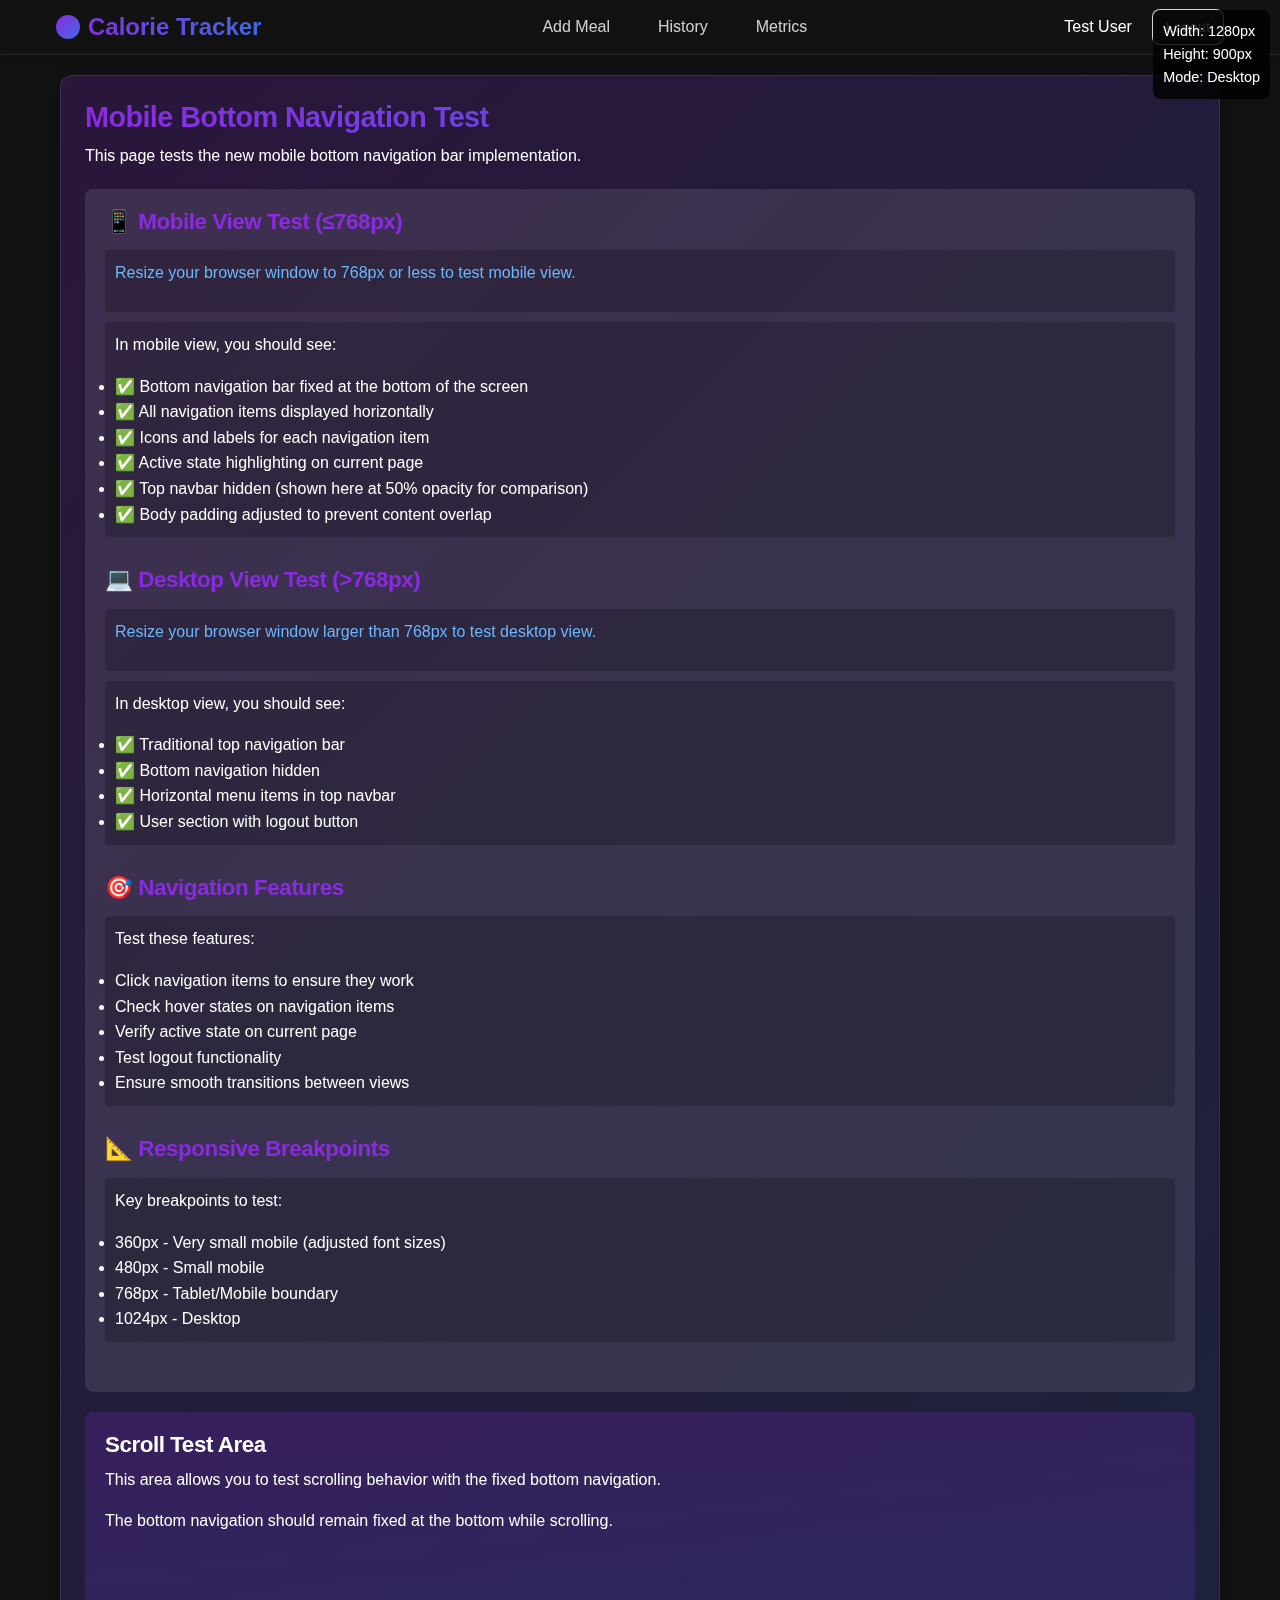
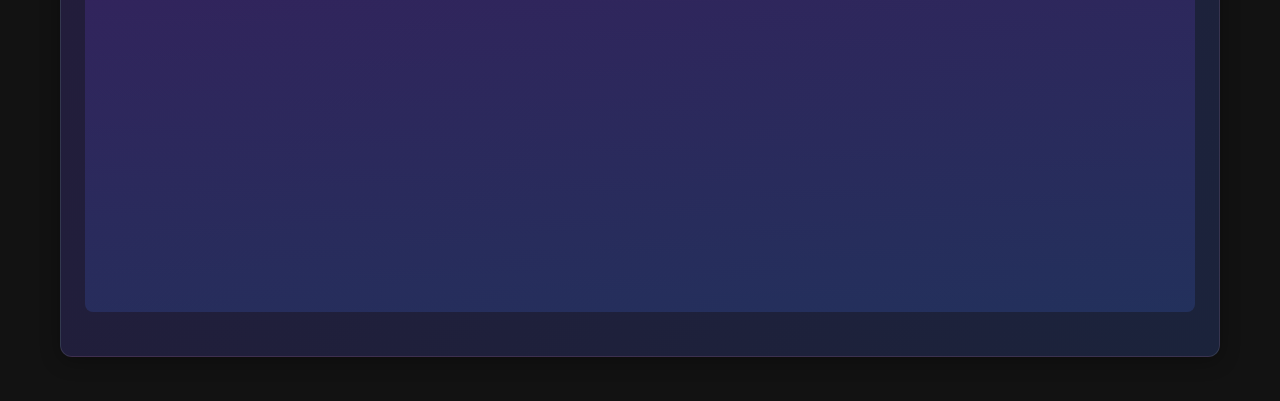
<file: calorie-tracker/frontend/test-bottom-navbar.html>
<!doctype html>
<html>
  <head>
    <title>Test Mobile Bottom Navigation</title>
    <meta charset="UTF-8">
    <meta name="viewport" content="width=device-width, initial-scale=1.0">
    <meta name="author" content="Calorie Tracker App">
    <meta name="theme-color" content="#4CAF50">
    <link rel="stylesheet" href="styles.css">
    <style>
      .test-container {
        padding: 20px;
        margin: 20px 0;
        background-color: rgba(255, 255, 255, 0.1);
        border-radius: 8px;
      }
      
      .test-section {
        margin-bottom: 30px;
      }
      
      .test-section h3 {
        margin-bottom: 15px;
        color: var(--primary-color);
      }
      
      .test-item {
        margin-bottom: 10px;
        padding: 10px;
        background-color: rgba(0, 0, 0, 0.2);
        border-radius: 4px;
      }
      
      .success {
        color: var(--success-color);
      }
      
      .info {
        color: var(--info-color);
      }
      
      .screen-info {
        position: fixed;
        top: 10px;
        right: 10px;
        background: rgba(0, 0, 0, 0.8);
        padding: 10px;
        border-radius: 8px;
        font-size: 0.9rem;
        z-index: 2000;
      }
      
      /* Force show both navbars for testing */
      @media (max-width: 768px) {
        .navbar {
          display: block !important;
          opacity: 0.5;
        }
      }
    </style>
  </head>
  <body>
    <!-- Top Navigation (for comparison) -->
    <div class="navbar">
      <div class="navbar-container">
        <button class="navbar-toggle">☰</button>
        <a href="index.html" class="navbar-brand">Calorie Tracker</a>
        <ul class="navbar-menu">
          <li class="navbar-item"><a href="index.html" class="navbar-link">Add Meal</a></li>
          <li class="navbar-item"><a href="history.html" class="navbar-link">History</a></li>
          <li class="navbar-item"><a href="metrics.html" class="navbar-link">Metrics</a></li>
        </ul>
        <div class="navbar-user-section navbar-user-desktop">
          <span id="userName">Test User</span>
          <button id="logoutBtnDesktop" class="btn btn-neutral btn-sm btn-outline">Logout</button>
        </div>
      </div>
    </div>
    
    <!-- Mobile Bottom Navigation -->
    <nav class="mobile-bottom-nav">
      <div class="mobile-bottom-nav-container">
        <div class="mobile-nav-item">
          <a href="index.html" class="mobile-nav-link active">
            <span class="mobile-nav-icon">➕</span>
            <span class="mobile-nav-label">Add Meal</span>
          </a>
        </div>
        <div class="mobile-nav-item">
          <a href="history.html" class="mobile-nav-link">
            <span class="mobile-nav-icon">📋</span>
            <span class="mobile-nav-label">History</span>
          </a>
        </div>
        <div class="mobile-nav-item">
          <a href="metrics.html" class="mobile-nav-link">
            <span class="mobile-nav-icon">📊</span>
            <span class="mobile-nav-label">Metrics</span>
          </a>
        </div>
        <div class="mobile-nav-item">
          <a href="#" class="mobile-nav-link" id="mobileLogoutBtn">
            <span class="mobile-nav-icon">🚪</span>
            <span class="mobile-nav-label">Logout</span>
          </a>
        </div>
      </div>
    </nav>
    
    <!-- Screen Info -->
    <div class="screen-info">
      <div>Width: <span id="screenWidth">-</span>px</div>
      <div>Height: <span id="screenHeight">-</span>px</div>
      <div>Mode: <span id="viewMode">-</span></div>
    </div>
    
    <div class="container">
      <div class="card">
        <h2>Mobile Bottom Navigation Test</h2>
        <p>This page tests the new mobile bottom navigation bar implementation.</p>
        
        <div class="test-container">
          <div class="test-section">
            <h3>📱 Mobile View Test (≤768px)</h3>
            <div class="test-item">
              <p class="info">Resize your browser window to 768px or less to test mobile view.</p>
            </div>
            <div class="test-item">
              <p>In mobile view, you should see:</p>
              <ul>
                <li>✅ Bottom navigation bar fixed at the bottom of the screen</li>
                <li>✅ All navigation items displayed horizontally</li>
                <li>✅ Icons and labels for each navigation item</li>
                <li>✅ Active state highlighting on current page</li>
                <li>✅ Top navbar hidden (shown here at 50% opacity for comparison)</li>
                <li>✅ Body padding adjusted to prevent content overlap</li>
              </ul>
            </div>
          </div>
          
          <div class="test-section">
            <h3>💻 Desktop View Test (>768px)</h3>
            <div class="test-item">
              <p class="info">Resize your browser window larger than 768px to test desktop view.</p>
            </div>
            <div class="test-item">
              <p>In desktop view, you should see:</p>
              <ul>
                <li>✅ Traditional top navigation bar</li>
                <li>✅ Bottom navigation hidden</li>
                <li>✅ Horizontal menu items in top navbar</li>
                <li>✅ User section with logout button</li>
              </ul>
            </div>
          </div>
          
          <div class="test-section">
            <h3>🎯 Navigation Features</h3>
            <div class="test-item">
              <p>Test these features:</p>
              <ul>
                <li>Click navigation items to ensure they work</li>
                <li>Check hover states on navigation items</li>
                <li>Verify active state on current page</li>
                <li>Test logout functionality</li>
                <li>Ensure smooth transitions between views</li>
              </ul>
            </div>
          </div>
          
          <div class="test-section">
            <h3>📐 Responsive Breakpoints</h3>
            <div class="test-item">
              <p>Key breakpoints to test:</p>
              <ul>
                <li><strong>360px</strong> - Very small mobile (adjusted font sizes)</li>
                <li><strong>480px</strong> - Small mobile</li>
                <li><strong>768px</strong> - Tablet/Mobile boundary</li>
                <li><strong>1024px</strong> - Desktop</li>
              </ul>
            </div>
          </div>
        </div>
        
        <div class="test-container" style="height: 500px; background: linear-gradient(to bottom, rgba(138, 43, 226, 0.2), rgba(65, 105, 225, 0.2));">
          <h3>Scroll Test Area</h3>
          <p>This area allows you to test scrolling behavior with the fixed bottom navigation.</p>
          <p>The bottom navigation should remain fixed at the bottom while scrolling.</p>
        </div>
      </div>
    </div>
    
    <script>
      // Update screen info
      function updateScreenInfo() {
        const width = window.innerWidth;
        const height = window.innerHeight;
        document.getElementById('screenWidth').textContent = width;
        document.getElementById('screenHeight').textContent = height;
        document.getElementById('viewMode').textContent = width <= 768 ? 'Mobile' : 'Desktop';
      }
      
      // Update on load and resize
      updateScreenInfo();
      window.addEventListener('resize', updateScreenInfo);
      
      // Test logout button
      document.getElementById('mobileLogoutBtn').addEventListener('click', (e) => {
        e.preventDefault();
        alert('Logout button clicked! In the real app, this would log you out.');
      });
      
      // Highlight active navigation items on hover
      document.querySelectorAll('.mobile-nav-link').forEach(link => {
        link.addEventListener('mouseenter', function() {
          console.log('Hovering over:', this.querySelector('.mobile-nav-label').textContent);
        });
      });
    </script>
  </body>
</html>
</file>
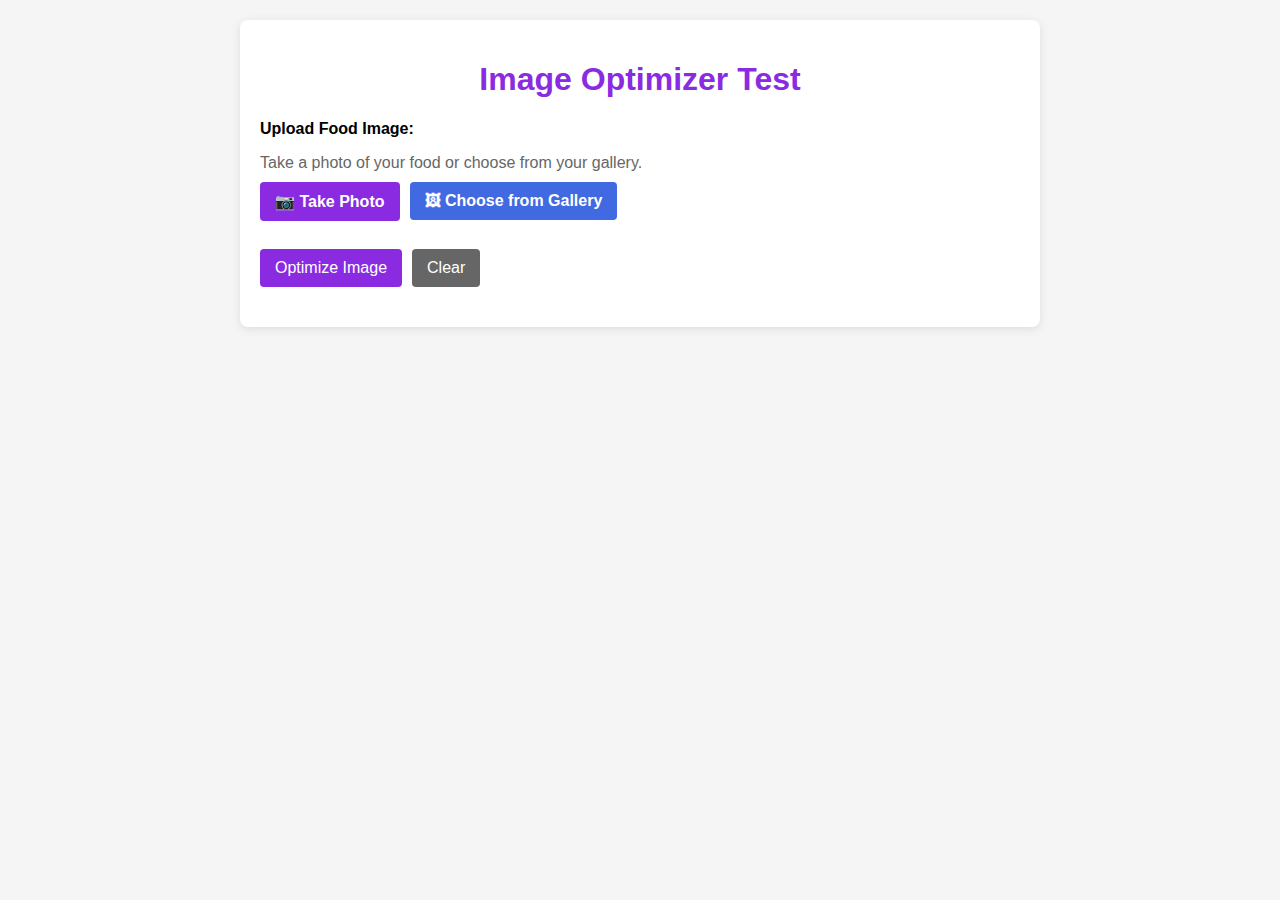
<file: calorie-tracker/frontend/test-image-optimizer.html>
<!doctype html>
<html>
  <head>
    <title>Image Optimizer Test</title>
    <meta charset="UTF-8">
    <meta name="viewport" content="width=device-width, initial-scale=1.0">
    <meta name="author" content="Calorie Tracker App">
    <meta name="theme-color" content="#4CAF50">
    <link rel="apple-touch-icon" sizes="180x180" href="assets/favicon/apple-touch-icon.png">
    <link rel="icon" type="image/png" sizes="32x32" href="assets/favicon/favicon-32x32.png">
    <link rel="icon" type="image/png" sizes="16x16" href="assets/favicon/favicon-16x16.png">
    <link rel="manifest" href="assets/favicon/site.webmanifest">
    <link rel="shortcut icon" href="assets/favicon/favicon.ico">
    <style>
      body {
        font-family: Arial, sans-serif;
        max-width: 800px;
        margin: 0 auto;
        padding: 20px;
        background-color: #f5f5f5;
      }
      
      h1 {
        color: #8A2BE2;
        text-align: center;
      }
      
      .container {
        background-color: white;
        border-radius: 8px;
        padding: 20px;
        box-shadow: 0 2px 10px rgba(0, 0, 0, 0.1);
      }
      
      .form-group {
        margin-bottom: 20px;
      }
      
      label {
        display: block;
        margin-bottom: 8px;
        font-weight: bold;
      }
      
      .image-preview-container {
        margin-top: 20px;
        padding: 15px;
        background-color: #f9f9f9;
        border-radius: 8px;
        border: 1px solid #ddd;
      }
      
      .image-preview {
        width: 300px;
        height: 250px;
        margin: 0 auto;
        display: flex;
        align-items: center;
        justify-content: center;
        overflow: hidden;
        background-color: #eee;
        border-radius: 8px;
      }
      
      .image-preview img {
        max-width: 100%;
        max-height: 100%;
        border-radius: 8px;
        object-fit: cover;
      }
      
      .stats {
        margin-top: 20px;
        padding: 15px;
        background-color: #f0f0f0;
        border-radius: 8px;
        font-family: monospace;
      }
      
      button {
        background-color: #8A2BE2;
        color: white;
        border: none;
        padding: 10px 15px;
        border-radius: 4px;
        cursor: pointer;
        font-size: 16px;
      }
      
      button:hover {
        background-color: #7B1FA2;
      }
      
      .photo-input {
        display: block;
        margin-top: 8px;
      }
    </style>
  </head>
  <body>
    <div class="container">
      <h1>Image Optimizer Test</h1>
      
      <div class="form-group">
        <label>Upload Food Image:</label>
        <p style="margin-bottom: 10px; color: #666;">Take a photo of your food or choose from your gallery.</p>
        
        <div style="display: flex; gap: 10px; margin-bottom: 15px;">
          <div>
            <label for="image" style="display: block; padding: 10px 15px; background-color: #8A2BE2; color: white; border-radius: 4px; cursor: pointer; text-align: center;">
              📷 Take Photo
            </label>
            <input type="file" id="image" accept="image/*" capture="environment" style="display: none;">
          </div>
          <div>
            <label for="gallery-image" style="display: block; padding: 10px 15px; background-color: #4169E1; color: white; border-radius: 4px; cursor: pointer; text-align: center;">
              🖼 Choose from Gallery
            </label>
            <input type="file" id="gallery-image" accept="image/*" style="display: none;">
          </div>
        </div>
      </div>
      
      <div class="form-group" style="display: flex; gap: 10px;">
        <button id="optimizeBtn">Optimize Image</button>
        <button id="clearBtn" style="background-color: #666;">Clear</button>
      </div>
      
      <div id="originalContainer" class="image-preview-container" style="display: none;">
        <h3>Original Image</h3>
        <div id="originalPreview" class="image-preview"></div>
        <div id="originalStats" class="stats"></div>
      </div>
      
      <div id="optimizedContainer" class="image-preview-container" style="display: none;">
        <h3>Optimized Image</h3>
        <div id="optimizedPreview" class="image-preview"></div>
        <div id="optimizedStats" class="stats"></div>
      </div>
      
      <div id="thumbnailContainer" class="image-preview-container" style="display: none;">
        <h3>Thumbnail Preview</h3>
        <div id="thumbnailPreview" class="image-preview"></div>
      </div>
    </div>
    
    <script src="imageOptimizer.js"></script>
    <script>
      document.addEventListener('DOMContentLoaded', () => {
        const imageInput = document.getElementById('image');
        const optimizeBtn = document.getElementById('optimizeBtn');
        const originalContainer = document.getElementById('originalContainer');
        const originalPreview = document.getElementById('originalPreview');
        const originalStats = document.getElementById('originalStats');
        const optimizedContainer = document.getElementById('optimizedContainer');
        const optimizedPreview = document.getElementById('optimizedPreview');
        const optimizedStats = document.getElementById('optimizedStats');
        const thumbnailContainer = document.getElementById('thumbnailContainer');
        const thumbnailPreview = document.getElementById('thumbnailPreview');
        
        const galleryInput = document.getElementById('gallery-image');
        let selectedFile = null;
        
        // Handle camera image selection
        imageInput.addEventListener('change', (e) => {
          if (e.target.files.length > 0) {
            selectedFile = e.target.files[0];
            galleryInput.value = ''; // Clear gallery input
            displaySelectedImage(selectedFile);
          }
        });
        
        // Handle gallery image selection
        galleryInput.addEventListener('change', (e) => {
          if (e.target.files.length > 0) {
            selectedFile = e.target.files[0];
            imageInput.value = ''; // Clear camera input
            displaySelectedImage(selectedFile);
          }
          // Handle clear button click
          const clearBtn = document.getElementById('clearBtn');
          clearBtn.addEventListener('click', () => {
            // Clear inputs
            imageInput.value = '';
            galleryInput.value = '';
            selectedFile = null;
            
            // Hide containers
            originalContainer.style.display = 'none';
            optimizedContainer.style.display = 'none';
            thumbnailContainer.style.display = 'none';
            
            // Reset button
            optimizeBtn.textContent = 'Optimize Image';
            optimizeBtn.disabled = false;
          });
        });
        
        // Display selected image
        function displaySelectedImage(file) {
          if (file) {
            // Display original image
            const reader = new FileReader();
            reader.onload = function(e) {
              originalPreview.innerHTML = `<img src="${e.target.result}" alt="Original image">`;
              originalContainer.style.display = 'block';
              
              // Display original image stats
              originalStats.innerHTML = `
                <p>Filename: ${file.name}</p>
                <p>Type: ${file.type}</p>
                <p>Size: ${(file.size / 1024).toFixed(2)} KB</p>
                <p>Last Modified: ${new Date(file.lastModified).toLocaleString()}</p>
                <p>Source: ${file === imageInput.files[0] ? 'Camera' : 'Gallery'}</p>
              `;
            };
            reader.readAsDataURL(file);
          }
        }
        
        // Handle optimize button click
        optimizeBtn.addEventListener('click', async () => {
          if (!selectedFile) {
            alert('Please select an image first using either "Take Photo" or "Choose from Gallery"');
            return;
          }
          
          try {
            // Show processing message
            optimizeBtn.textContent = 'Processing...';
            optimizeBtn.disabled = true;
            
            // Create thumbnail
            const thumbnailUrl = await ImageOptimizer.createThumbnail(selectedFile);
            thumbnailPreview.innerHTML = `<img src="${thumbnailUrl}" alt="Thumbnail preview">`;
            thumbnailContainer.style.display = 'block';
            
            // Optimize image
            const optimizedImage = await ImageOptimizer.optimizeImage(selectedFile);
            
            // Convert optimized blob to data URL for display
            const reader = new FileReader();
            reader.onload = function(e) {
              optimizedPreview.innerHTML = `<img src="${e.target.result}" alt="Optimized image">`;
              optimizedContainer.style.display = 'block';
              
              // Display optimized image stats
              optimizedStats.innerHTML = `
                <p>Type: ${optimizedImage.type}</p>
                <p>Size: ${(optimizedImage.size / 1024).toFixed(2)} KB</p>
                <p>Reduction: ${Math.round((1 - optimizedImage.size / selectedFile.size) * 100)}%</p>
                <p>Source: ${selectedFile === imageInput.files[0] ? 'Camera' : 'Gallery'}</p>
              `;
              
              // Reset button
              optimizeBtn.textContent = 'Optimize Image';
              optimizeBtn.disabled = false;
            };
            reader.readAsDataURL(optimizedImage);
          } catch (error) {
            console.error('Error optimizing image:', error);
            alert(`Error optimizing image: ${error.message}`);
            
            // Reset button
            optimizeBtn.textContent = 'Optimize Image';
            optimizeBtn.disabled = false;
          }
        });
      });
    </script>
  </body>
</html>
</file>
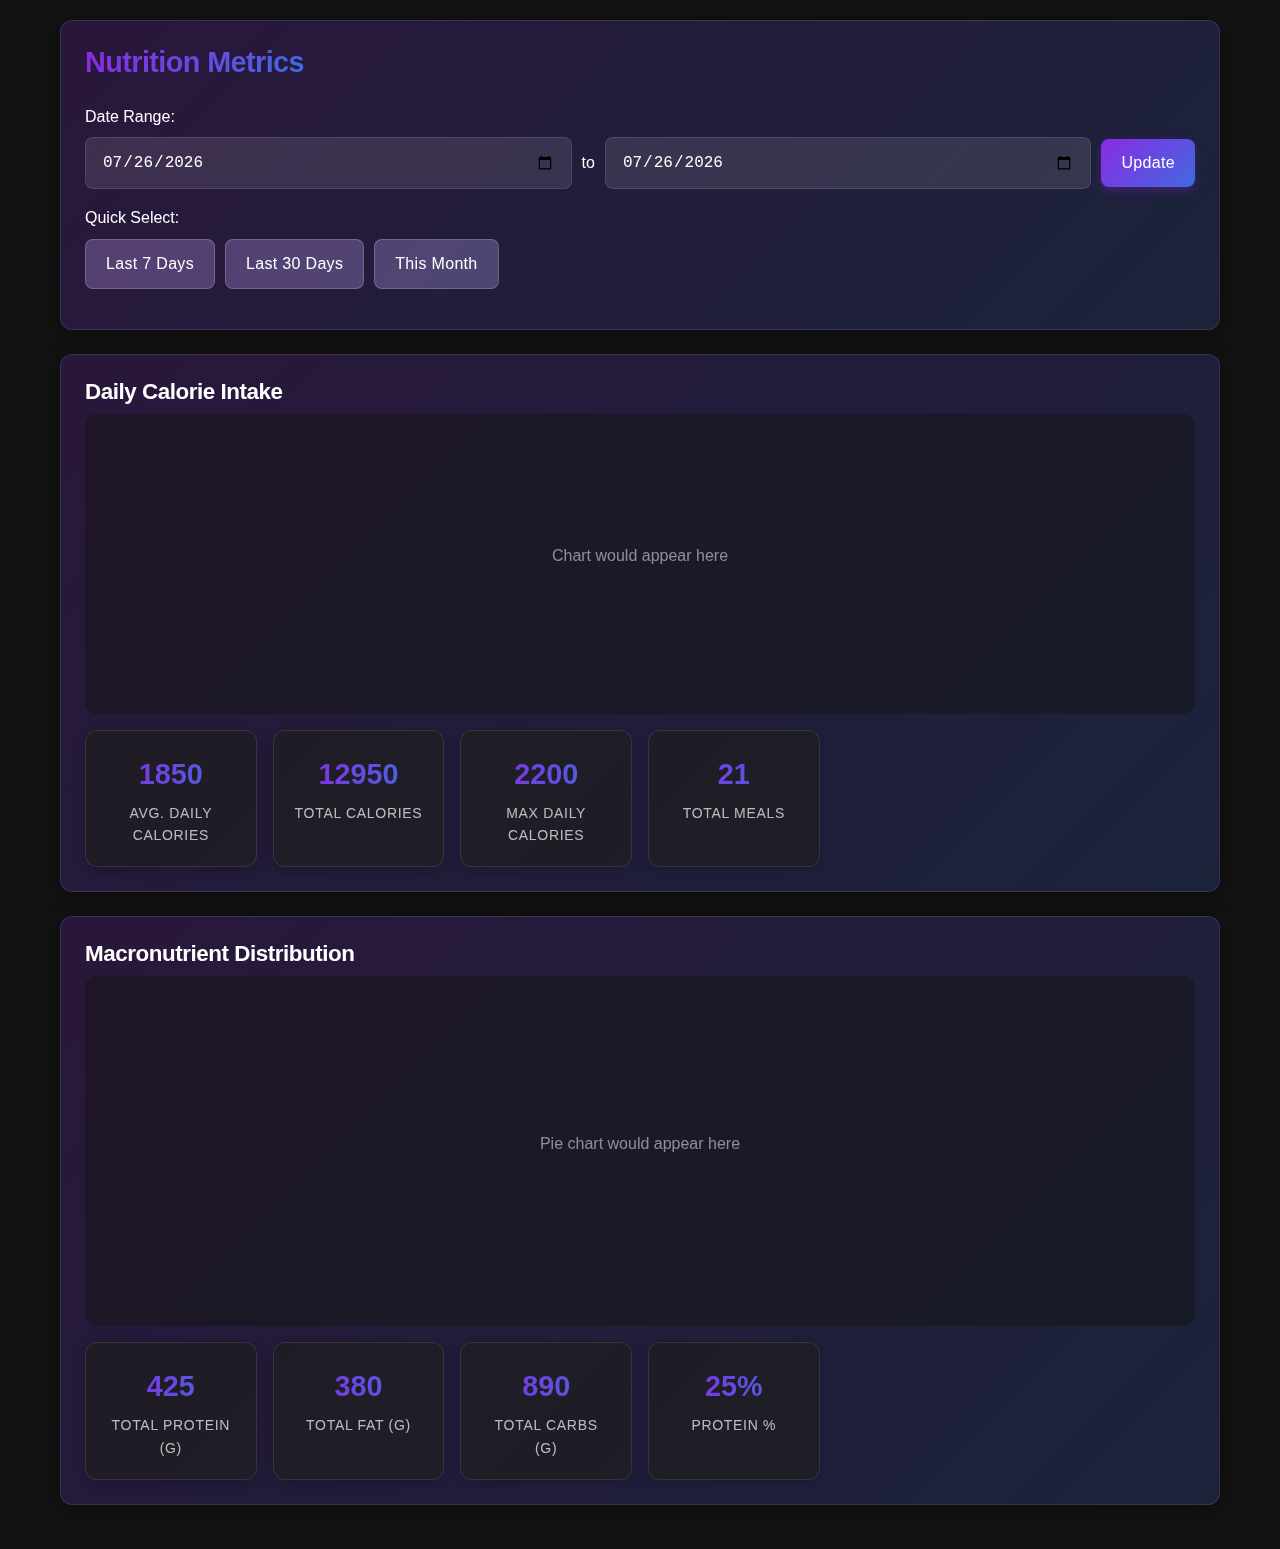
<file: calorie-tracker/frontend/test-mobile-filters.html>
<!doctype html>
<html>
  <head>
    <title>Mobile Filter Test - Metrics</title>
    <meta charset="UTF-8">
    <meta name="viewport" content="width=device-width, initial-scale=1.0">
    <link rel="stylesheet" href="styles.css">
  </head>
  <body>
    <!-- Mobile Bottom Navigation -->
    <nav class="mobile-bottom-nav">
      <div class="mobile-bottom-nav-container">
        <div class="mobile-nav-item">
          <a href="#" class="mobile-nav-link">
            <span class="mobile-nav-icon">➕</span>
            <span class="mobile-nav-label">Add Meal</span>
          </a>
        </div>
        <div class="mobile-nav-item">
          <a href="#" class="mobile-nav-link">
            <span class="mobile-nav-icon">📋</span>
            <span class="mobile-nav-label">History</span>
          </a>
        </div>
        <div class="mobile-nav-item">
          <a href="#" class="mobile-nav-link active">
            <span class="mobile-nav-icon">📊</span>
            <span class="mobile-nav-label">Metrics</span>
          </a>
        </div>
        <div class="mobile-nav-item">
          <a href="#" class="mobile-nav-link">
            <span class="mobile-nav-icon">🚪</span>
            <span class="mobile-nav-label">Logout</span>
          </a>
        </div>
      </div>
    </nav>

    <div class="container">
      <!-- Mobile Filter Toggle Button -->
      <button id="mobileFilterToggle" class="mobile-filter-toggle" aria-label="Toggle Filters">
        <span class="filter-icon">🔍</span>
        <span class="filter-text">Filters</span>
        <span class="filter-badge" id="filterBadge"></span>
      </button>

      <div class="card filter-card" id="filterCard">
        <div class="filter-header">
          <h2>Nutrition Metrics</h2>
          <button class="filter-close-btn" id="filterCloseBtn" aria-label="Close Filters">&times;</button>
        </div>
        
        <div class="filter-content">
          <div class="form-group">
            <label for="dateRange" class="form-label">Date Range:</label>
            <div class="filter-container">
              <input type="date" id="fromDate" class="form-control">
              <span>to</span>
              <input type="date" id="toDate" class="form-control">
              <button id="updateBtn" class="btn btn-primary">Update</button>
            </div>
          </div>
          
          <div class="form-group">
            <label class="form-label">Quick Select:</label>
            <div class="quick-select-container">
              <button id="lastWeekBtn" class="btn btn-secondary">Last 7 Days</button>
              <button id="lastMonthBtn" class="btn btn-secondary">Last 30 Days</button>
              <button id="thisMonthBtn" class="btn btn-secondary">This Month</button>
            </div>
          </div>
        </div>
      </div>
      
      <div class="card">
        <h3>Daily Calorie Intake</h3>
        <div style="background: rgba(20, 20, 20, 0.5); border-radius: 12px; padding: 15px; height: 300px; display: flex; align-items: center; justify-content: center;">
          <p style="color: rgba(255,255,255,0.5);">Chart would appear here</p>
        </div>
        
        <div class="nutrition-summary mt-3">
          <div class="nutrition-grid">
            <div class="nutrition-card">
              <div class="value">1850</div>
              <div class="label">Avg. Daily Calories</div>
            </div>
            <div class="nutrition-card">
              <div class="value">12950</div>
              <div class="label">Total Calories</div>
            </div>
            <div class="nutrition-card">
              <div class="value">2200</div>
              <div class="label">Max Daily Calories</div>
            </div>
            <div class="nutrition-card">
              <div class="value">21</div>
              <div class="label">Total Meals</div>
            </div>
          </div>
        </div>
      </div>
      
      <div class="card">
        <h3>Macronutrient Distribution</h3>
        <div style="background: rgba(20, 20, 20, 0.5); border-radius: 12px; padding: 15px; height: 350px; display: flex; align-items: center; justify-content: center;">
          <p style="color: rgba(255,255,255,0.5);">Pie chart would appear here</p>
        </div>
        
        <div class="nutrition-summary mt-3">
          <div class="nutrition-grid">
            <div class="nutrition-card">
              <div class="value">425</div>
              <div class="label">Total Protein (g)</div>
            </div>
            <div class="nutrition-card">
              <div class="value">380</div>
              <div class="label">Total Fat (g)</div>
            </div>
            <div class="nutrition-card">
              <div class="value">890</div>
              <div class="label">Total Carbs (g)</div>
            </div>
            <div class="nutrition-card">
              <div class="value">25%</div>
              <div class="label">Protein %</div>
            </div>
          </div>
        </div>
      </div>
    </div>

    <script>
      // Mobile Filter Toggle Functionality
      function initializeFilterToggle() {
        const filterToggle = document.getElementById('mobileFilterToggle');
        const filterCard = document.getElementById('filterCard');
        const filterCloseBtn = document.getElementById('filterCloseBtn');
        const filterBadge = document.getElementById('filterBadge');
        
        if (filterToggle && filterCard) {
          // Toggle filter panel
          filterToggle.addEventListener('click', () => {
            filterCard.classList.add('active');
            document.body.style.overflow = 'hidden';
          });
          
          // Close filter panel
          const closeFilter = () => {
            filterCard.classList.remove('active');
            document.body.style.overflow = '';
          };
          
          if (filterCloseBtn) {
            filterCloseBtn.addEventListener('click', closeFilter);
          }
          
          // Close on backdrop click
          filterCard.addEventListener('click', (e) => {
            if (e.target === filterCard) {
              closeFilter();
            }
          });
          
          // Update filter badge
          const updateFilterBadge = () => {
            const fromDate = document.getElementById('fromDate').value;
            const toDate = document.getElementById('toDate').value;
            const today = new Date().toISOString().split('T')[0];
            
            if (fromDate !== today || toDate !== today) {
              filterBadge.textContent = '●';
            } else {
              filterBadge.textContent = '';
            }
          };
          
          document.getElementById('fromDate').addEventListener('change', updateFilterBadge);
          document.getElementById('toDate').addEventListener('change', updateFilterBadge);
          
          document.getElementById('updateBtn').addEventListener('click', () => {
            alert('Filter applied!');
            setTimeout(closeFilter, 300);
          });
          
          ['lastWeekBtn', 'lastMonthBtn', 'thisMonthBtn'].forEach(btnId => {
            const btn = document.getElementById(btnId);
            if (btn) {
              btn.addEventListener('click', () => {
                alert('Quick filter: ' + btn.textContent);
                setTimeout(closeFilter, 300);
              });
            }
          });
        }
      }
      
      document.addEventListener('DOMContentLoaded', () => {
        initializeFilterToggle();
        
        const today = new Date();
        document.getElementById('fromDate').value = today.toISOString().split('T')[0];
        document.getElementById('toDate').value = today.toISOString().split('T')[0];
      });
    </script>
  </body>
</html>
</file>
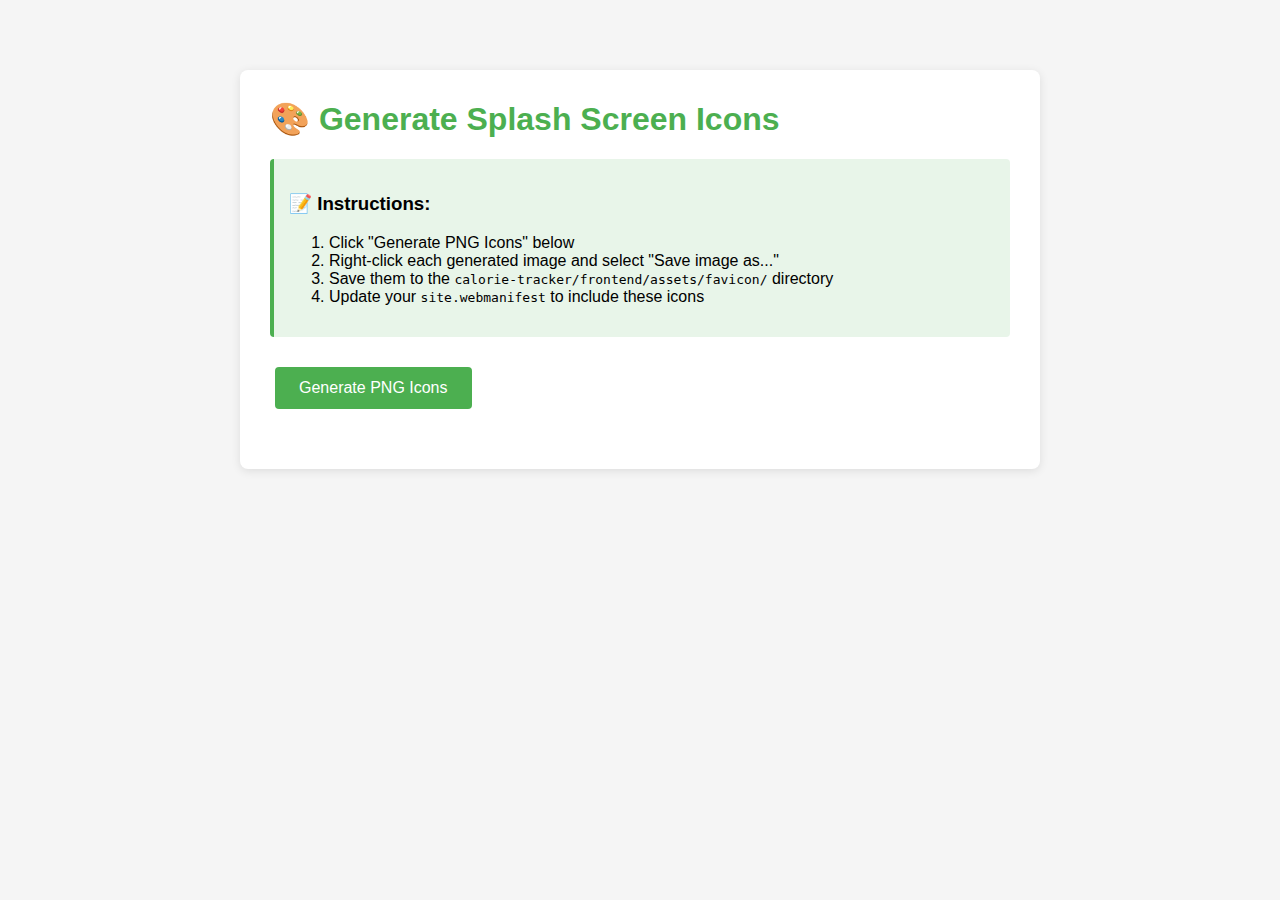
<file: calorie-tracker/frontend/assets/favicon/generate-splash-icons.html>
<!DOCTYPE html>
<html lang="en">
<head>
  <meta charset="UTF-8">
  <meta name="viewport" content="width=device-width, initial-scale=1.0">
  <title>Generate Splash Screen Icons</title>
  <style>
    body {
      font-family: -apple-system, BlinkMacSystemFont, 'Segoe UI', Roboto, Oxygen, Ubuntu, Cantarell, sans-serif;
      max-width: 800px;
      margin: 50px auto;
      padding: 20px;
      background: #f5f5f5;
    }
    .container {
      background: white;
      padding: 30px;
      border-radius: 8px;
      box-shadow: 0 2px 10px rgba(0,0,0,0.1);
    }
    h1 {
      color: #4CAF50;
      margin-top: 0;
    }
    .instructions {
      background: #e8f5e9;
      padding: 15px;
      border-radius: 4px;
      margin-bottom: 20px;
      border-left: 4px solid #4CAF50;
    }
    button {
      background: #4CAF50;
      color: white;
      border: none;
      padding: 12px 24px;
      border-radius: 4px;
      cursor: pointer;
      font-size: 16px;
      margin: 10px 5px;
    }
    button:hover {
      background: #45a049;
    }
    button:disabled {
      background: #ccc;
      cursor: not-allowed;
    }
    #status {
      margin-top: 20px;
      padding: 15px;
      border-radius: 4px;
      display: none;
    }
    .success {
      background: #d4edda;
      color: #155724;
      border: 1px solid #c3e6cb;
    }
    .info {
      background: #d1ecf1;
      color: #0c5460;
      border: 1px solid #bee5eb;
    }
    canvas {
      border: 1px solid #ddd;
      margin: 10px;
      display: none;
    }
    .preview-container {
      display: flex;
      flex-wrap: wrap;
      gap: 20px;
      margin-top: 20px;
    }
    .preview-item {
      text-align: center;
    }
    .preview-item img {
      border: 1px solid #ddd;
      background: white;
    }
  </style>
</head>
<body>
  <div class="container">
    <h1>🎨 Generate Splash Screen Icons</h1>
    
    <div class="instructions">
      <h3>📝 Instructions:</h3>
      <ol>
        <li>Click "Generate PNG Icons" below</li>
        <li>Right-click each generated image and select "Save image as..."</li>
        <li>Save them to the <code>calorie-tracker/frontend/assets/favicon/</code> directory</li>
        <li>Update your <code>site.webmanifest</code> to include these icons</li>
      </ol>
    </div>

    <button id="generateBtn" onclick="generateIcons()">Generate PNG Icons</button>
    
    <div id="status"></div>
    
    <div id="preview" class="preview-container"></div>
    
    <canvas id="canvas192" width="192" height="192"></canvas>
    <canvas id="canvas512" width="512" height="512"></canvas>
    <canvas id="canvas1024" width="1024" height="1024"></canvas>
  </div>

  <script>
    const svgContent = `<svg xmlns="http://www.w3.org/2000/svg" viewBox="0 0 300 150">
  <path fill="none" stroke="#4CAF50" stroke-width="15" stroke-linecap="round" stroke-dasharray="300 385" stroke-dashoffset="0" d="M275 75c0 31-27 50-50 50-58 0-92-100-150-100-28 0-50 22-50 50s23 50 50 50c58 0 92-100 150-100 24 0 50 19 50 50Z">
    <animate attributeName="stroke-dashoffset" calcMode="spline" dur="2" values="685;-685" keySplines="0 0 1 1" repeatCount="indefinite"/>
  </path>
</svg>`;

    const sizes = [
      { size: 192, canvasId: 'canvas192', name: 'splash-192x192.png' },
      { size: 512, canvasId: 'canvas512', name: 'splash-512x512.png' },
      { size: 1024, canvasId: 'canvas1024', name: 'splash-1024x1024.png' }
    ];

    function showStatus(message, type = 'info') {
      const status = document.getElementById('status');
      status.textContent = message;
      status.className = type;
      status.style.display = 'block';
    }

    async function generateIcons() {
      const btn = document.getElementById('generateBtn');
      btn.disabled = true;
      showStatus('Generating icons...', 'info');
      
      const preview = document.getElementById('preview');
      preview.innerHTML = '';

      try {
        for (const config of sizes) {
          await generateIcon(config);
        }
        
        showStatus('✓ All icons generated! Right-click each image below to save.', 'success');
      } catch (error) {
        showStatus('Error generating icons: ' + error.message, 'error');
      } finally {
        btn.disabled = false;
      }
    }

    function generateIcon(config) {
      return new Promise((resolve, reject) => {
        const canvas = document.getElementById(config.canvasId);
        const ctx = canvas.getContext('2d');
        
        // Fill white background
        ctx.fillStyle = '#ffffff';
        ctx.fillRect(0, 0, config.size, config.size);
        
        // Create SVG blob
        const blob = new Blob([svgContent], { type: 'image/svg+xml' });
        const url = URL.createObjectURL(blob);
        
        const img = new Image();
        img.onload = function() {
          // Calculate scaling to fit SVG in square canvas
          const svgAspect = 300 / 150; // viewBox width/height
          const scale = config.size / 300;
          const scaledHeight = 150 * scale;
          const yOffset = (config.size - scaledHeight) / 2;
          
          ctx.drawImage(img, 0, yOffset, config.size, scaledHeight);
          
          // Convert to PNG and create download link
          canvas.toBlob(function(blob) {
            const pngUrl = URL.createObjectURL(blob);
            
            const previewItem = document.createElement('div');
            previewItem.className = 'preview-item';
            previewItem.innerHTML = `
              <img src="${pngUrl}" width="128" alt="${config.name}">
              <p><strong>${config.name}</strong></p>
              <p>${config.size}x${config.size}px</p>
              <a href="${pngUrl}" download="${config.name}">
                <button>Download ${config.name}</button>
              </a>
            `;
            
            document.getElementById('preview').appendChild(previewItem);
            URL.revokeObjectURL(url);
            resolve();
          }, 'image/png');
        };
        
        img.onerror = function() {
          reject(new Error(`Failed to load SVG for ${config.name}`));
        };
        
        img.src = url;
      });
    }
  </script>
</body>
</html>
</file>
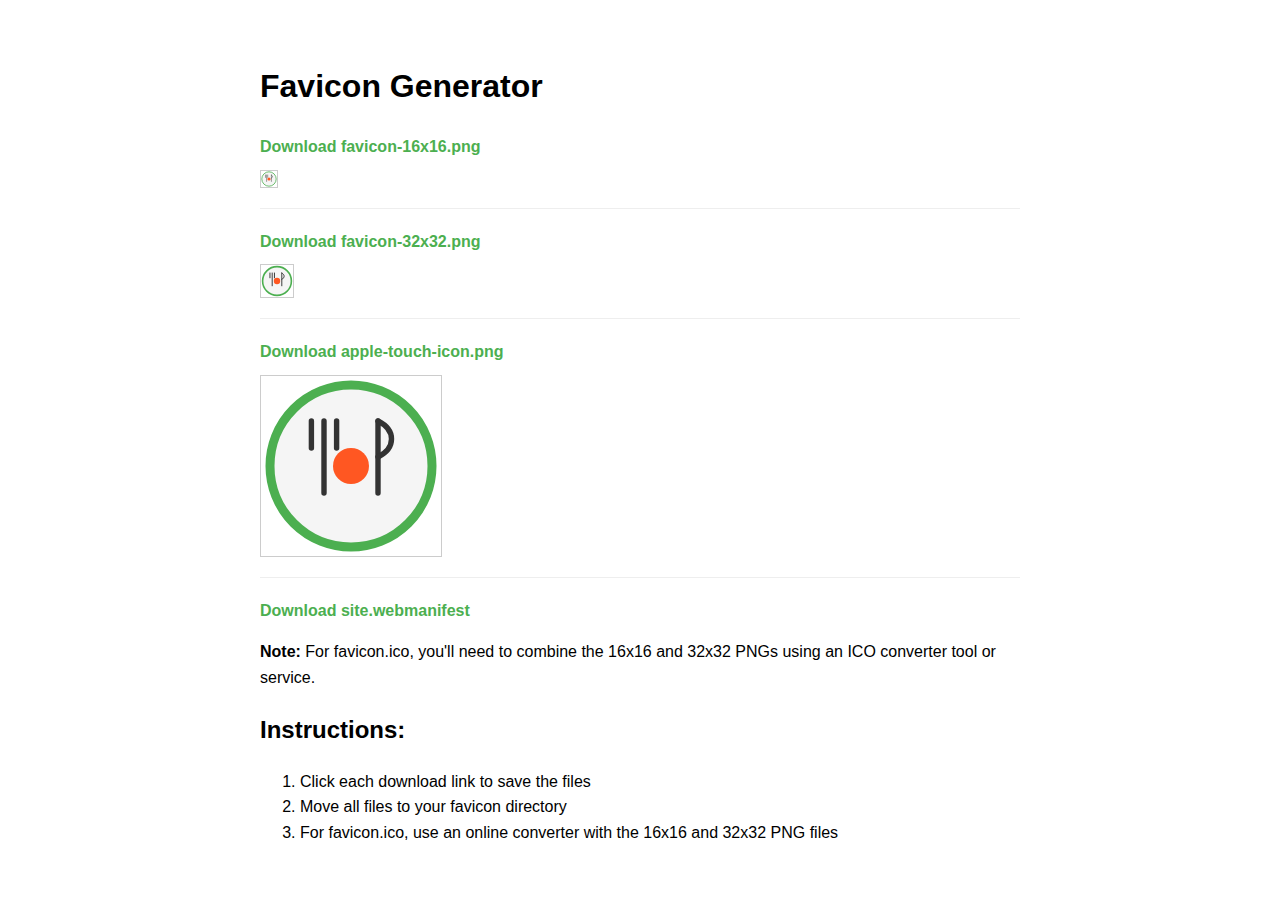
<file: calorie-tracker/frontend/assets/favicon/generate.html>
<!DOCTYPE html>
<html lang="en">
<head>
  <meta charset="UTF-8">
  <meta name="viewport" content="width=device-width, initial-scale=1.0">
  <title>Favicon Generator</title>
  <style>
    body {
      font-family: Arial, sans-serif;
      line-height: 1.6;
      max-width: 800px;
      margin: 0 auto;
      padding: 20px;
    }
    img {
      display: block;
      margin-bottom: 10px;
    }
    hr {
      margin: 20px 0;
      border: 0;
      border-top: 1px solid #eee;
    }
    a {
      color: #4CAF50;
      text-decoration: none;
      font-weight: bold;
    }
    a:hover {
      text-decoration: underline;
    }
  </style>
</head>
<body>
  <script src="generate-favicons.js"></script>
</body>
</html>
</file>
<file: calorie-tracker/frontend/styles.css>
/* Base Styles */
:root {
  --primary-color: #8A2BE2; /* Purple */
  --secondary-color: #4169E1; /* Royal Blue */
  --danger-color: #FF5252;
  --text-color: #ffffff;
  --light-bg: #1a1a1a;
  --border-color: #333333;
  --success-color: #4ecca3;
  --warning-color: #ffb142;
  --info-color: #6ab7ff;
  --font-family: 'Montserrat', 'Segoe UI', Arial, sans-serif;
  --dark-bg: #121212;
  --card-bg: linear-gradient(135deg, rgba(138, 43, 226, 0.2), rgba(65, 105, 225, 0.2));
  --navbar-bg: #121212;
}

* {
  box-sizing: border-box;
  margin: 0;
  padding: 0;
}

body {
  font-family: var(--font-family);
  color: var(--text-color);
  line-height: 1.6;
  background-color: var(--dark-bg);
  margin: 0;
  padding: 0;
  font-weight: 300;
}

.container {
  width: 100%;
  max-width: 1200px;
  margin: 0 auto;
  padding: 20px;
}

.card {
  background: var(--card-bg);
  border-radius: 12px;
  box-shadow: 0 4px 20px rgba(0, 0, 0, 0.3);
  margin-bottom: 24px;
  padding: 24px;
  overflow: hidden;
  backdrop-filter: blur(10px);
  border: 1px solid rgba(255, 255, 255, 0.1);
}

/* Typography */
h1, h2, h3, h4, h5, h6 {
  margin-bottom: 0.5rem;
  font-weight: 600;
  line-height: 1.2;
  letter-spacing: -0.02em;
}

h1 {
  font-size: 2.2rem;
}

h2 {
  font-size: 1.8rem;
  background: linear-gradient(90deg, var(--primary-color), var(--secondary-color));
  -webkit-background-clip: text;
  background-clip: text;
  color: transparent;
}

h3 {
  font-size: 1.4rem;
}

p {
  margin-bottom: 1rem;
}

/* Navigation */
.navbar {
  background-color: var(--navbar-bg);
  box-shadow: 0 2px 10px rgba(0, 0, 0, 0.3);
  position: sticky;
  top: 0;
  z-index: 1000;
  border-bottom: 1px solid rgba(255, 255, 255, 0.1);
}

.navbar-container {
  display: flex;
  justify-content: space-between;
  align-items: center;
  padding: 0.5rem 1rem;
  max-width: 1200px;
  margin: 0 auto;
}

.navbar-user-section {
  display: flex;
  align-items: center;
  gap: 12px;
}

#userName {
  margin-right: 8px;
}

.navbar-user-menu-item {
  display: none;
}

.navbar-brand {
  font-size: 1.5rem;
  font-weight: bold;
  background: linear-gradient(90deg, var(--primary-color), var(--secondary-color));
  -webkit-background-clip: text;
  background-clip: text;
  color: transparent;
  text-decoration: none;
  display: flex;
  align-items: center;
}

.navbar-brand::before {
  content: "";
  display: inline-block;
  width: 24px;
  height: 24px;
  margin-right: 8px;
  background: linear-gradient(135deg, var(--primary-color), var(--secondary-color));
  border-radius: 50%;
}

.navbar-menu {
  display: flex;
  list-style: none;
}

.navbar-item {
  margin-left: 1.5rem;
}

.navbar-link {
  color: rgba(255, 255, 255, 0.8);
  text-decoration: none;
  font-weight: 500;
  transition: all 0.3s;
  padding: 6px 12px;
  border-radius: 4px;
}

.navbar-link:hover, .navbar-link.active {
  background: linear-gradient(90deg, var(--primary-color), var(--secondary-color));
  -webkit-background-clip: text;
  background-clip: text;
  color: transparent;
  transform: translateY(-1px);
}

.navbar-toggle {
  display: none;
  background: none;
  border: none;
  font-size: 1.5rem;
  cursor: pointer;
  color: rgba(255, 255, 255, 0.8);
  padding: 0.5rem;
  transition: color 0.3s ease;
}

.navbar-toggle:hover {
  color: var(--primary-color);
}

/* Forms */
.form-group {
  margin-bottom: 1rem;
}

.form-label {
  display: block;
  margin-bottom: 0.5rem;
  font-weight: 500;
}

.form-control {
  display: block;
  width: 100%;
  padding: 0.75rem 1rem;
  font-size: 1rem;
  line-height: 1.5;
  color: #ffffff;
  background-color: rgba(255, 255, 255, 0.1);
  background-clip: padding-box;
  border: 1px solid rgba(255, 255, 255, 0.2);
  border-radius: 8px;
  transition: all 0.2s ease-in-out;
}

.form-control:focus {
  border-color: var(--primary-color);
  outline: 0;
  box-shadow: 0 0 0 3px rgba(138, 43, 226, 0.25);
  background-color: rgba(255, 255, 255, 0.15);
}

/* Buttons */
.btn {
  display: inline-block;
  font-weight: 500;
  text-align: center;
  white-space: nowrap;
  vertical-align: middle;
  user-select: none;
  border: 1px solid transparent;
  padding: 0.75rem 1.25rem;
  font-size: 1rem;
  line-height: 1.5;
  border-radius: 8px;
  transition: all 0.2s ease-in-out;
  cursor: pointer;
  letter-spacing: 0.02em;
}

.btn-primary {
  color: #fff;
  background: linear-gradient(135deg, var(--primary-color), var(--secondary-color));
  border: none;
  box-shadow: 0 4px 10px rgba(138, 43, 226, 0.3);
}

.btn-primary:hover {
  transform: translateY(-2px);
  box-shadow: 0 6px 15px rgba(138, 43, 226, 0.4);
}

.btn-secondary {
  color: #fff;
  background-color: rgba(255, 255, 255, 0.15);
  backdrop-filter: blur(5px);
  border: 1px solid rgba(255, 255, 255, 0.2);
}

.btn-secondary:hover {
  background-color: rgba(255, 255, 255, 0.25);
  transform: translateY(-2px);
}

.btn-danger {
  color: #fff;
  background: linear-gradient(135deg, #FF5252, #FF1744);
  border: none;
  box-shadow: 0 4px 10px rgba(255, 82, 82, 0.3);
}

.btn-danger:hover {
  transform: translateY(-2px);
  box-shadow: 0 6px 15px rgba(255, 82, 82, 0.4);
}

.btn-outline {
  background: transparent;
  border: 1px solid currentColor;
  box-shadow: none;
}

.btn-sm {
  padding: 0.4rem 0.8rem;
  font-size: 0.875rem;
}

.btn-neutral {
  color: rgba(255, 255, 255, 0.8);
  background-color: rgba(255, 255, 255, 0.1);
}

.btn-block {
  display: block;
  width: 100%;
}

/* Utilities */
.text-center {
  text-align: center;
}

.text-right {
  text-align: right;
}

.text-success {
  color: var(--success-color);
}

.text-danger {
  color: var(--danger-color);
}

.text-warning {
  color: var(--warning-color);
}

.text-info {
  color: var(--info-color);
}

.mb-1 {
  margin-bottom: 0.25rem;
}

.mb-2 {
  margin-bottom: 0.5rem;
}

.mb-3 {
  margin-bottom: 1rem;
}

.mb-4 {
  margin-bottom: 1.5rem;
}

.mt-1 {
  margin-top: 0.25rem;
}

.mt-2 {
  margin-top: 0.5rem;
}

.mt-3 {
  margin-top: 1rem;
}

.mt-4 {
  margin-top: 1.5rem;
}

/* Meal Items */
.meal-item {
  display: flex;
  flex-direction: column;
  margin-bottom: 1rem;
  padding: 1rem;
  border-radius: 12px;
  background: rgba(30, 30, 30, 0.7);
  box-shadow: 0 4px 15px rgba(0, 0, 0, 0.2);
  border: 1px solid rgba(255, 255, 255, 0.1);
  transition: transform 0.2s ease, box-shadow 0.2s ease;
}

.meal-item:hover {
  transform: translateY(-5px);
  box-shadow: 0 8px 25px rgba(0, 0, 0, 0.3);
}

.meal-item img {
  max-width: 100%;
  height: auto;
  border-radius: 8px;
  margin-bottom: 0.5rem;
  box-shadow: 0 4px 10px rgba(0, 0, 0, 0.2);
  object-fit: cover;
}

.meal-info {
  flex: 1;
}

/* Charts and Visualizations */
.chart-container {
  position: relative;
  height: 300px;
  margin-bottom: 1.5rem;
}

.nutrition-bar {
  height: 20px;
  background: linear-gradient(90deg, var(--primary-color), var(--secondary-color));
  border-radius: 10px;
  margin-bottom: 0.5rem;
  box-shadow: 0 2px 5px rgba(0, 0, 0, 0.2);
}

.nutrition-grid {
  display: grid;
  grid-template-columns: repeat(auto-fill, minmax(150px, 1fr));
  gap: 1rem;
}

.nutrition-card {
  padding: 1.25rem;
  border-radius: 12px;
  background: rgba(30, 30, 30, 0.7);
  box-shadow: 0 4px 15px rgba(0, 0, 0, 0.2);
  text-align: center;
  border: 1px solid rgba(255, 255, 255, 0.1);
  transition: transform 0.2s ease;
}

.nutrition-card:hover {
  transform: translateY(-5px);
}

/* Modal Styles */
.modal {
  display: none;
  position: fixed;
  top: 0;
  left: 0;
  right: 0;
  bottom: 0;
  background-color: rgba(0, 0, 0, 0.7);
  z-index: 1000;
  overflow: auto;
  backdrop-filter: blur(5px);
}

.modal-content {
  background: linear-gradient(135deg, rgba(30, 30, 30, 0.9), rgba(20, 20, 20, 0.9));
  margin: 10% auto;
  padding: 25px;
  border-radius: 12px;
  max-width: 600px;
  position: relative;
  box-shadow: 0 10px 30px rgba(0, 0, 0, 0.5);
  border: 1px solid rgba(255, 255, 255, 0.1);
  transform: translateY(0);
  animation: modal-appear 0.3s ease-out;
}

@keyframes modal-appear {
  from {
    opacity: 0;
    transform: translateY(-30px);
  }
  to {
    opacity: 1;
    transform: translateY(0);
  }
}

.modal-close {
  position: absolute;
  top: 15px;
  right: 15px;
  background: none;
  border: none;
  font-size: 1.5rem;
  color: rgba(255, 255, 255, 0.7);
  cursor: pointer;
  transition: all 0.2s;
}

.modal-close:hover {
  color: #fff;
  transform: rotate(90deg);
}

/* Custom Scrollbar */
::-webkit-scrollbar {
  width: 8px;
  height: 8px;
}

::-webkit-scrollbar-track {
  background: rgba(255, 255, 255, 0.05);
  border-radius: 4px;
}

::-webkit-scrollbar-thumb {
  background: linear-gradient(135deg, var(--primary-color), var(--secondary-color));
  border-radius: 4px;
}

::-webkit-scrollbar-thumb:hover {
  background: linear-gradient(135deg, var(--secondary-color), var(--primary-color));
}

/* Input Focus Styles */
input:focus, select:focus, textarea:focus {
  outline: none;
}

/* Chart Styling */
canvas {
  border-radius: 8px;
  background-color: rgba(30, 30, 30, 0.7);
  padding: 10px;
  box-shadow: 0 4px 15px rgba(0, 0, 0, 0.2);
}

/* Image Styling */
img {
  transition: transform 0.3s ease;
}

img:hover {
  transform: scale(1.03);
}

/* Loading Spinner and Indicators */
.loading-container {
  display: flex;
  flex-direction: column;
  align-items: center;
  padding: 20px;
  background-color: rgba(30, 30, 30, 0.7);
  border-radius: 10px;
  box-shadow: 0 4px 15px rgba(0, 0, 0, 0.2);
  border: 1px solid rgba(255, 255, 255, 0.1);
}

.loading-spinner {
  width: 80px;
  height: 40px;
  background-image: url('assets/favicon/infinite-spinner.svg');
  background-size: contain;
  background-repeat: no-repeat;
  background-position: center;
  margin-bottom: 15px;
}

/* Fallback spinner animation for browsers that don't support SVG animations */
@keyframes spin {
  0% { transform: rotate(0deg); }
  100% { transform: rotate(360deg); }
}

.loading-text {
  font-size: 1.1rem;
  font-weight: 500;
  margin-bottom: 5px;
  color: var(--primary-color);
  background: linear-gradient(90deg, var(--primary-color), var(--secondary-color));
  -webkit-background-clip: text;
  background-clip: text;
  color: transparent;
}

.loading-subtext {
  font-size: 0.9rem;
  color: rgba(255, 255, 255, 0.7);
  text-align: center;
}

/* Meal Input Selector */
.meal-input-selector {
  display: flex;
  gap: 10px;
  margin-bottom: 20px;
}

.meal-input-selector button {
  flex: 1;
  padding: 10px;
  border-radius: 5px;
  font-weight: 600;
  transition: all 0.3s ease;
}

.meal-input-selector button.active {
  box-shadow: 0 2px 5px rgba(0, 0, 0, 0.2);
}

/* Table Styling */
table {
  width: 100%;
  border-collapse: collapse;
  margin-bottom: 1.5rem;
  background-color: rgba(30, 30, 30, 0.7);
  border-radius: 8px;
  overflow: hidden;
}

th, td {
  padding: 12px 15px;
  text-align: left;
  border-bottom: 1px solid rgba(255, 255, 255, 0.1);
}

th {
  background-color: rgba(0, 0, 0, 0.2);
  font-weight: 600;
  color: rgba(255, 255, 255, 0.9);
  text-transform: uppercase;
  letter-spacing: 0.05em;
  font-weight: 500;
}

/* Calories Display */
.calories-display {
  display: flex;
  align-items: baseline;
  margin-top: 5px;
}

.calories-value {
  font-size: 1.4rem;
  font-weight: bold;
  background: linear-gradient(90deg, var(--primary-color), var(--secondary-color));
  -webkit-background-clip: text;
  background-clip: text;
  color: transparent;
  margin-right: 5px;
}

.calories-label {
  font-size: 0.9rem;
  color: rgba(255, 255, 255, 0.7);
  text-transform: uppercase;
  letter-spacing: 0.05em;
  font-size: 0.85rem;
  letter-spacing: 0.05em;
}

tr:last-child td {
  border-bottom: none;
}

tr:hover {
  background-color: rgba(255, 255, 255, 0.05);
}

/* Loading Animation */
.loading {
  display: inline-block;
  width: 50px;
  height: 50px;
  border: 3px solid rgba(255, 255, 255, 0.3);
  border-radius: 50%;
  border-top-color: var(--primary-color);
  animation: spin 1s ease-in-out infinite;
}

@keyframes spin {
  to { transform: rotate(360deg); }
}

@keyframes fade-in {
  from { opacity: 0; transform: translateY(10px); }
  to { opacity: 1; transform: translateY(0); }
}

@keyframes fade-out {
  from { opacity: 1; transform: scale(1); }
  to { opacity: 0; transform: scale(0.95); }
}

@keyframes slide-up {
  from { opacity: 0; transform: translateY(30px); }
  to { opacity: 1; transform: translateY(0); }
}

@keyframes pulse-glow {
  0%, 100% {
    box-shadow: 0 0 20px rgba(138, 43, 226, 0.4);
  }
  50% {
    box-shadow: 0 0 40px rgba(138, 43, 226, 0.7);
  }
}

@keyframes expand-in {
  from {
    opacity: 0;
    transform: scale(0.95);
  }
  to {
    opacity: 1;
    transform: scale(1);
  }
}

/* Tooltip */
.tooltip {
  position: relative;
  display: inline-block;
}

.tooltip .tooltip-text {
  visibility: hidden;
  width: 120px;
  background-color: rgba(0, 0, 0, 0.8);
  color: #fff;
  text-align: center;
  border-radius: 6px;
  padding: 5px;
  position: absolute;
  z-index: 1;
  bottom: 125%;
  left: 50%;
  margin-left: -60px;
  opacity: 0;
  transition: opacity 0.3s;
}

.tooltip:hover .tooltip-text {
  visibility: visible;
  opacity: 1;
}

.nutrition-card .value {
  font-size: 1.8rem;
  font-weight: bold;
  background: linear-gradient(90deg, var(--primary-color), var(--secondary-color));
  -webkit-background-clip: text;
  background-clip: text;
  color: transparent;
}

.nutrition-card .label {
  font-size: 0.875rem;
  color: rgba(255, 255, 255, 0.7);
  margin-top: 5px;
  text-transform: uppercase;
  letter-spacing: 0.05em;
  font-weight: 500;
}

/* Mobile Responsiveness */
@media (max-width: 768px) {
  .navbar-container {
    flex-direction: row;
    flex-wrap: wrap;
  }
  
  .navbar-brand {
    order: 2;
  }
  
  .navbar-toggle {
    display: block;
    order: 1;
  }
  
  /* Photo Upload Options */
  .photo-options {
    display: flex;
    gap: 20px;
    margin-bottom: 15px;
  }
  
  .photo-option {
    flex: 1;
  }
  
  .photo-option-button {
    display: flex;
    flex-direction: column;
    align-items: center;
    justify-content: center;
    padding: 25px;
    background-color: rgba(255, 255, 255, 0.1);
    border: 1px solid rgba(255, 255, 255, 0.2);
    border-radius: 16px;
    cursor: pointer;
    transition: all 0.3s ease;
    text-align: center;
    color: var(--text-color);
    height: 160px;
  }
  
  .photo-option-button:hover {
    background-color: rgba(255, 255, 255, 0.15);
    transform: translateY(-5px);
    box-shadow: 0 8px 20px rgba(0, 0, 0, 0.3);
  }
  
  .photo-option-button:active {
    transform: translateY(-2px);
    box-shadow: 0 4px 10px rgba(0, 0, 0, 0.2);
  }
  
  .photo-option-button svg {
    margin-bottom: 15px;
    stroke: var(--primary-color);
  }
  
  .photo-option-button span {
    font-weight: 600;
    font-size: 1.1rem;
  }
  
  .camera-option {
    background: linear-gradient(135deg, rgba(138, 43, 226, 0.3), rgba(65, 105, 225, 0.2));
  }
  
  .gallery-option {
    background: linear-gradient(135deg, rgba(65, 105, 225, 0.3), rgba(138, 43, 226, 0.2));
  }
  
  .photo-input {
    position: absolute;
    width: 0.1px;
    height: 0.1px;
    opacity: 0;
    overflow: hidden;
    z-index: -1;
  }
  
  /* Image Preview */
  .image-preview-container {
    background: rgba(30, 30, 30, 0.7);
    border-radius: 12px;
    padding: 15px;
    margin-top: 20px;
    border: 1px solid rgba(255, 255, 255, 0.1);
  }
  
  .image-preview-header {
    display: flex;
    justify-content: space-between;
    align-items: center;
    margin-bottom: 10px;
  }
  
  .image-preview-header h4 {
    margin: 0;
  }
  
  .image-preview {
    text-align: center;
    width: 300px;
    height: 250px;
    margin: 0 auto;
    display: flex;
    align-items: center;
    justify-content: center;
    overflow: hidden;
    background-color: rgba(0, 0, 0, 0.2);
    border-radius: 8px;
  }
  
  .image-preview img {
    max-width: 100%;
    max-height: 100%;
    border-radius: 8px;
    object-fit: cover;
  }
  
  /* Upload Progress */
  .upload-progress {
    margin-top: 20px;
    transition: all 0.4s ease-in-out;
  }
  
  /* Enhanced progress bar state */
  .upload-progress.prominent {
    position: fixed;
    top: 50%;
    left: 50%;
    transform: translate(-50%, -50%);
    z-index: 2000;
    background: rgba(18, 18, 18, 0.98);
    padding: 40px 60px;
    border-radius: 20px;
    box-shadow: 0 20px 60px rgba(0, 0, 0, 0.8);
    border: 2px solid rgba(138, 43, 226, 0.5);
    min-width: 400px;
    animation: expand-in 0.4s ease-out;
  }
  
  .upload-progress.prominent .progress-bar-container {
    height: 20px;
    margin-bottom: 15px;
    animation: pulse-glow 2s ease-in-out infinite;
  }
  
  .upload-progress.prominent .progress-status {
    font-size: 1.1rem;
    font-weight: 500;
  }
  
  .progress-bar-container {
    width: 100%;
    height: 10px;
    background-color: rgba(255, 255, 255, 0.1);
    border-radius: 5px;
    overflow: hidden;
  }
  
  .progress-bar {
    height: 100%;
    width: 0;
    background: linear-gradient(90deg, var(--primary-color), var(--secondary-color));
    border-radius: 5px;
    transition: width 0.3s ease;
  }
  
  .progress-status {
    margin-top: 5px;
    font-size: 0.9rem;
    color: rgba(255, 255, 255, 0.8);
    text-align: center;
  }
  
  /* Backdrop for prominent progress */
  .progress-backdrop {
    display: none;
    position: fixed;
    top: 60px; /* Below navbar - navbar is sticky with z-index 1000 */
    left: 0;
    right: 0;
    bottom: 0;
    background: rgba(0, 0, 0, 0.85);
    z-index: 999; /* Below navbar (1000) but above other content */
    backdrop-filter: blur(8px);
    animation: fade-in 0.3s ease-out;
  }
  
  .progress-backdrop.active {
    display: block;
  }
  
  /* Mobile bottom nav adjustment for backdrop */
  @media (max-width: 768px) {
    .progress-backdrop {
      top: 0; /* Full screen on mobile since navbar is hidden */
      bottom: 70px; /* Above mobile bottom nav */
    }
  }
  
  /* Upload Success */
  .upload-success {
    display: flex;
    align-items: center;
    justify-content: center;
    padding: 10px;
    background-color: rgba(78, 204, 163, 0.2);
    border-radius: 8px;
    color: var(--success-color);
    font-weight: 500;
    animation: fade-in 0.5s ease-out;
  }
  
  .upload-success svg {
    stroke: var(--success-color);
    margin-right: 10px;
  }
  
  /* Helper Text */
  .helper-text {
    color: var(--info-color);
    font-size: 0.95rem;
    margin-bottom: 15px;
  }
  
  /* Fade out state for image preview */
  .image-preview-container.fade-out {
    animation: fade-out 0.4s ease-out forwards;
  }
  
  /* Enhanced results section */
  #analysisResult.highlight {
    animation: slide-up 0.6s ease-out;
    border: 2px solid var(--primary-color);
    box-shadow: 0 10px 40px rgba(138, 43, 226, 0.4);
  }
  
  #analysisResult h3 {
    animation: fade-in 0.8s ease-out 0.2s both;
  }
  
  #analysisResult .mb-3 {
    animation: fade-in 0.8s ease-out 0.4s both;
  }
  
  #analysisResult #nutritionEditor {
    animation: fade-in 0.8s ease-out 0.6s both;
  }
  
  #analysisResult #macroDistribution {
    animation: fade-in 0.8s ease-out 0.8s both;
  }
  
  @media (max-width: 768px) {
    .navbar-toggle {
      display: block;
    }
  }
  
  @media (max-width: 480px) {
    .photo-options {
      flex-direction: column;
    }
    
    .photo-option-button {
      padding: 15px;
    }
  }
  
  /* Mobile navbar adjustments */
  .navbar-container {
    flex-wrap: wrap;
  }
  
  .navbar-toggle {
    order: 3;
    margin-left: auto;
  }
  
  .navbar-brand {
    order: 1;
  }
  
  .navbar-menu {
    display: none;
    flex-direction: column;
    position: absolute;
    top: 60px;
    left: 0;
    right: 0;
    background-color: var(--navbar-bg);
    box-shadow: 0 2px 4px rgba(0, 0, 0, 0.1);
    padding: 1rem;
    order: 4;
    width: 100%;
    z-index: 100;
  }
  
  .navbar-menu.active {
    display: flex;
  }
  
  .navbar-item {
    margin: 0.5rem 0;
  }
  
  .navbar-user-desktop {
    display: none;
  }
  
  .navbar-user-menu-item {
    display: block;
    margin-top: 1rem;
    padding-top: 1rem;
    border-top: 1px solid rgba(255, 255, 255, 0.1);
  }
  
  .navbar-menu .navbar-user-section {
    width: 100%;
    justify-content: center;
  }
  
  .nutrition-grid {
    grid-template-columns: repeat(2, 1fr);
  }
}

@media (max-width: 480px) {
  .nutrition-grid {
    grid-template-columns: 1fr;
  }
  
  .container {
    padding: 10px;
  }
  
  .card {
    padding: 15px;
  }
}

/* Filter Elements Styling */
.filter-container {
  display: flex;
  gap: 10px;
  align-items: center;
  width: 100%;
}

.quick-select-container {
  display: flex;
  gap: 10px;
  flex-wrap: wrap;
}

/* Filter Header Styling */
.filter-header {
  display: flex;
  justify-content: space-between;
  align-items: center;
  margin-bottom: 1rem;
}

.filter-close-btn {
  display: none;
  background: transparent;
  border: none;
  color: var(--text-color);
  font-size: 2rem;
  cursor: pointer;
  padding: 0;
  line-height: 1;
  opacity: 0.7;
  transition: opacity 0.2s ease;
}

.filter-close-btn:hover {
  opacity: 1;
}

/* Mobile Filter Toggle Button */
.mobile-filter-toggle {
  display: none;
  position: fixed;
  bottom: 100px;
  right: 20px;
  z-index: 1050;
  background: linear-gradient(135deg, var(--primary-color), var(--secondary-color));
  color: white;
  border: none;
  border-radius: 50px;
  padding: 12px 20px;
  box-shadow: 0 4px 15px rgba(138, 43, 226, 0.4);
  cursor: pointer;
  font-size: 0.9rem;
  font-weight: 500;
  align-items: center;
  gap: 8px;
  transition: all 0.3s ease;
}

.mobile-filter-toggle:hover {
  transform: translateY(-2px);
  box-shadow: 0 6px 20px rgba(138, 43, 226, 0.5);
}

.mobile-filter-toggle:active {
  transform: translateY(0);
}

.filter-icon {
  font-size: 1.2rem;
}

.filter-text {
  font-size: 0.9rem;
}

.filter-badge {
  background: rgba(255, 255, 255, 0.3);
  border-radius: 10px;
  padding: 2px 8px;
  font-size: 0.75rem;
  margin-left: 4px;
}

.filter-badge:empty {
  display: none;
}

/* Media queries for filter elements */
@media (max-width: 768px) {
  /* Show mobile filter toggle button */
  .mobile-filter-toggle {
    display: flex;
  }

  /* Hide filter card by default on mobile */
  .filter-card {
    position: fixed;
    top: 0;
    left: 0;
    right: 0;
    bottom: 0;
    z-index: 1100;
    margin: 0;
    border-radius: 0;
    max-height: 100vh;
    overflow-y: auto;
    transform: translateY(-100%);
    transition: transform 0.3s ease-in-out;
    opacity: 0;
    pointer-events: none;
  }

  /* Show filter card when active */
  .filter-card.active {
    transform: translateY(0);
    opacity: 1;
    pointer-events: auto;
  }

  /* Show close button on mobile */
  .filter-close-btn {
    display: block;
  }

  /* Filter content styling for mobile */
  .filter-content {
    padding-top: 0.5rem;
  }

  .filter-container {
    flex-direction: column;
    align-items: stretch;
    gap: 15px;
  }
  
  .filter-container .form-control {
    width: 100%;
  }
  
  .filter-container .btn {
    width: 100%;
    margin-top: 5px;
  }
  
  .quick-select-container {
    flex-direction: column;
  }
  
  .quick-select-container .btn {
    width: 100%;
  }

  /* Add backdrop overlay when filters are open */
  .filter-card.active::before {
    content: '';
    position: fixed;
    top: 0;
    left: 0;
    right: 0;
    bottom: 0;
    background: rgba(0, 0, 0, 0.5);
    z-index: -1;
  }
}

/* Food thumbnail styling */
.food-thumbnail {
  width: 300px;
  height: 250px;
  border-radius: 12px;
  box-shadow: 0 8px 20px rgba(0, 0, 0, 0.3);
  object-fit: cover;
  display: block;
  margin: 0 auto;
  animation: fade-in 0.5s ease-out;
}

/* Ensure consistent thumbnail display across the app */
#foodImagePreview {
  width: 300px;
  height: 250px;
  margin: 0 auto;
  display: flex;
  align-items: center;
  justify-content: center;
  overflow: hidden;
}

/* Smooth scroll behavior */
html {
  scroll-behavior: smooth;
}

/* Mobile Bottom Navigation Bar */
.mobile-bottom-nav {
  display: none;
  position: fixed;
  bottom: 0;
  left: 0;
  right: 0;
  background-color: var(--navbar-bg);
  box-shadow: 0 -2px 10px rgba(0, 0, 0, 0.3);
  z-index: 1000;
  border-top: 1px solid rgba(255, 255, 255, 0.1);
}

.mobile-bottom-nav-container {
  display: flex;
  justify-content: space-around;
  align-items: center;
  padding: 0.5rem 0;
  max-width: 100%;
}

.mobile-nav-item {
  flex: 1;
  text-align: center;
}

.mobile-nav-link {
  display: flex;
  flex-direction: column;
  align-items: center;
  justify-content: center;
  color: rgba(255, 255, 255, 0.7);
  text-decoration: none;
  padding: 0.5rem;
  transition: all 0.3s ease;
  font-size: 0.75rem;
  font-weight: 500;
}

.mobile-nav-link:hover,
.mobile-nav-link.active {
  color: var(--primary-color);
}

.mobile-nav-icon {
  font-size: 1.5rem;
  margin-bottom: 0.25rem;
}

.mobile-nav-label {
  display: block;
}

/* Mobile-specific adjustments */
@media (max-width: 768px) {
  /* Hide top navbar on mobile */
  .navbar {
    display: none;
  }
  
  /* Show bottom navigation */
  .mobile-bottom-nav {
    display: block;
  }
  
  /* Add padding to bottom of body to account for fixed bottom nav */
  body {
    padding-bottom: 70px;
  }
  
  /* Adjust container padding for mobile */
  .container {
    padding-top: 20px;
  }
}

/* Ensure proper spacing for very small screens */
@media (max-width: 360px) {
  .mobile-nav-link {
    font-size: 0.7rem;
    padding: 0.4rem 0.2rem;
  }
  
  .mobile-nav-icon {
    font-size: 1.3rem;
  }
}

/* Responsive progress backdrop and prominent state */
@media (max-width: 768px) {
  .upload-progress.prominent {
    min-width: 90%;
    max-width: 90%;
    padding: 30px 20px;
  }
}

@media (max-width: 480px) {
  .upload-progress.prominent {
    min-width: 95%;
    max-width: 95%;
    padding: 25px 15px;
  }
  
  .upload-progress.prominent .progress-bar-container {
    height: 16px;
  }
  
  .upload-progress.prominent .progress-status {
    font-size: 1rem;
  }
}
</file>
